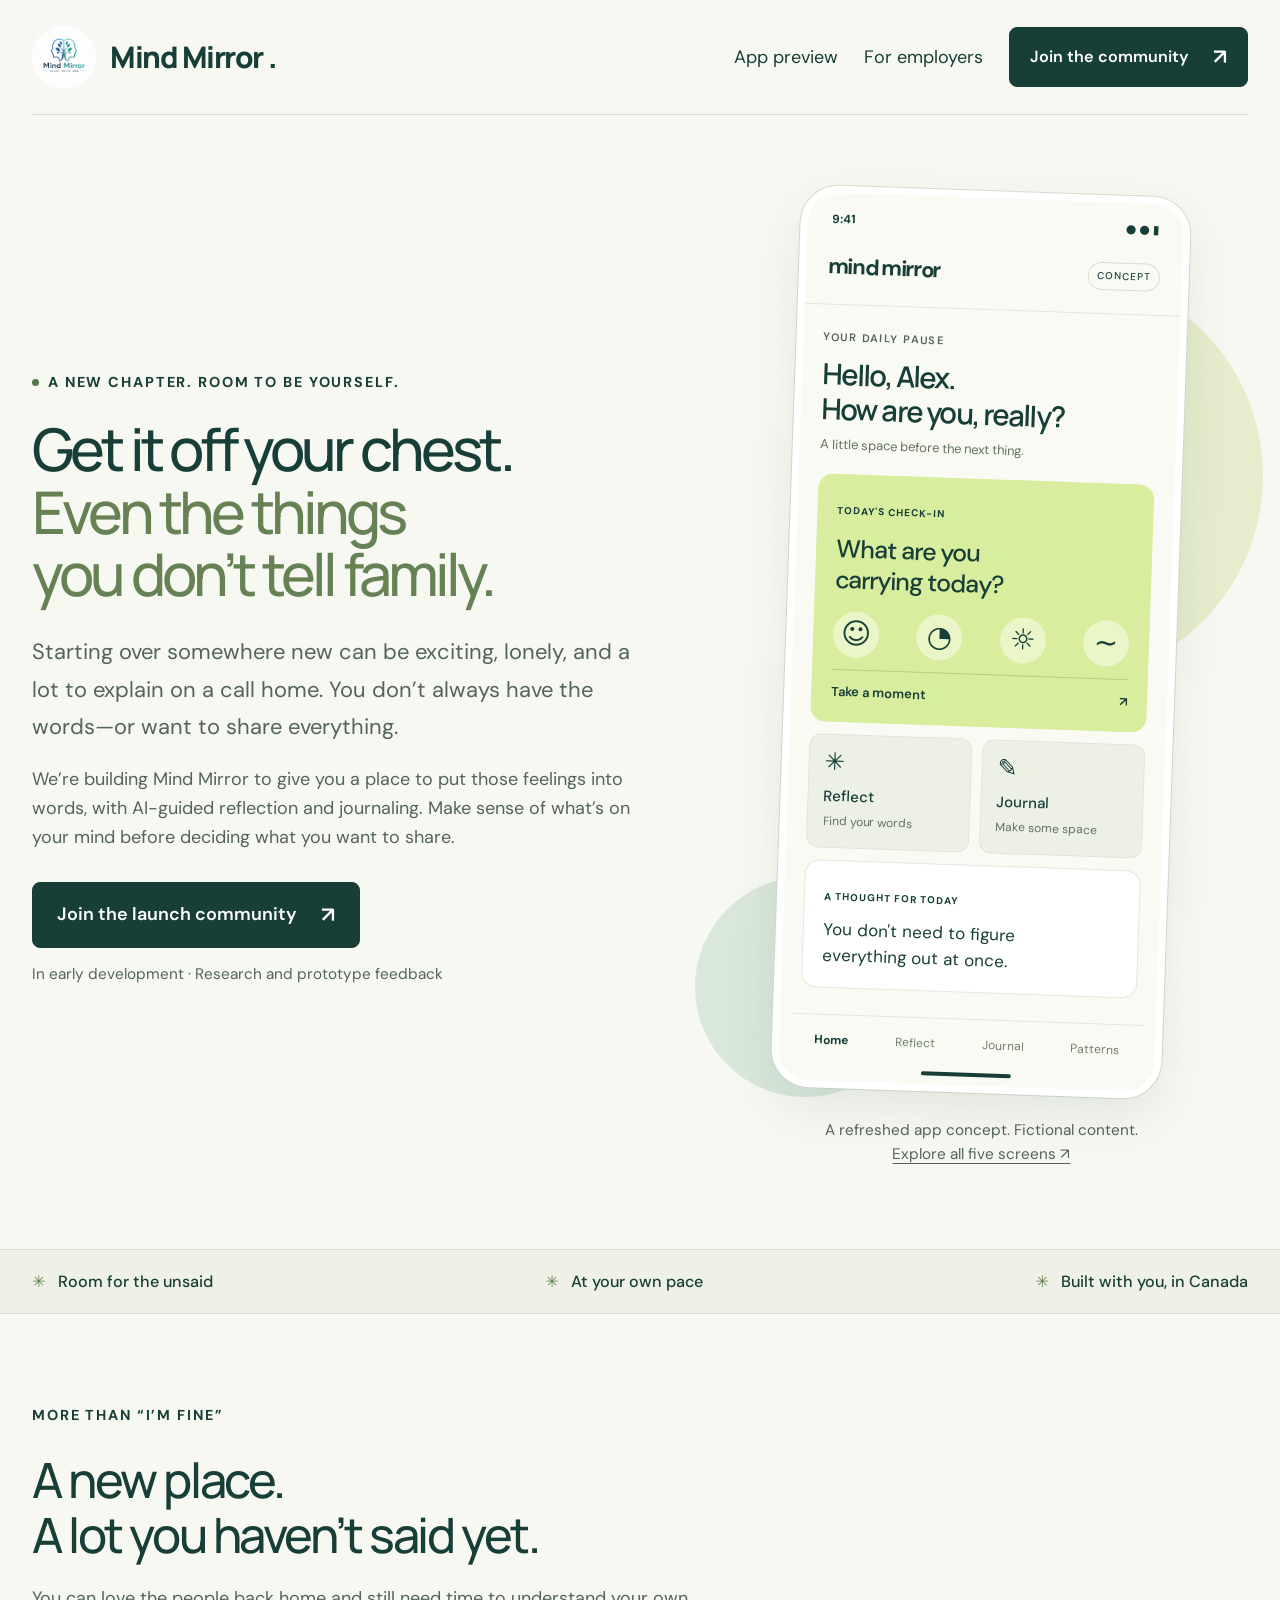
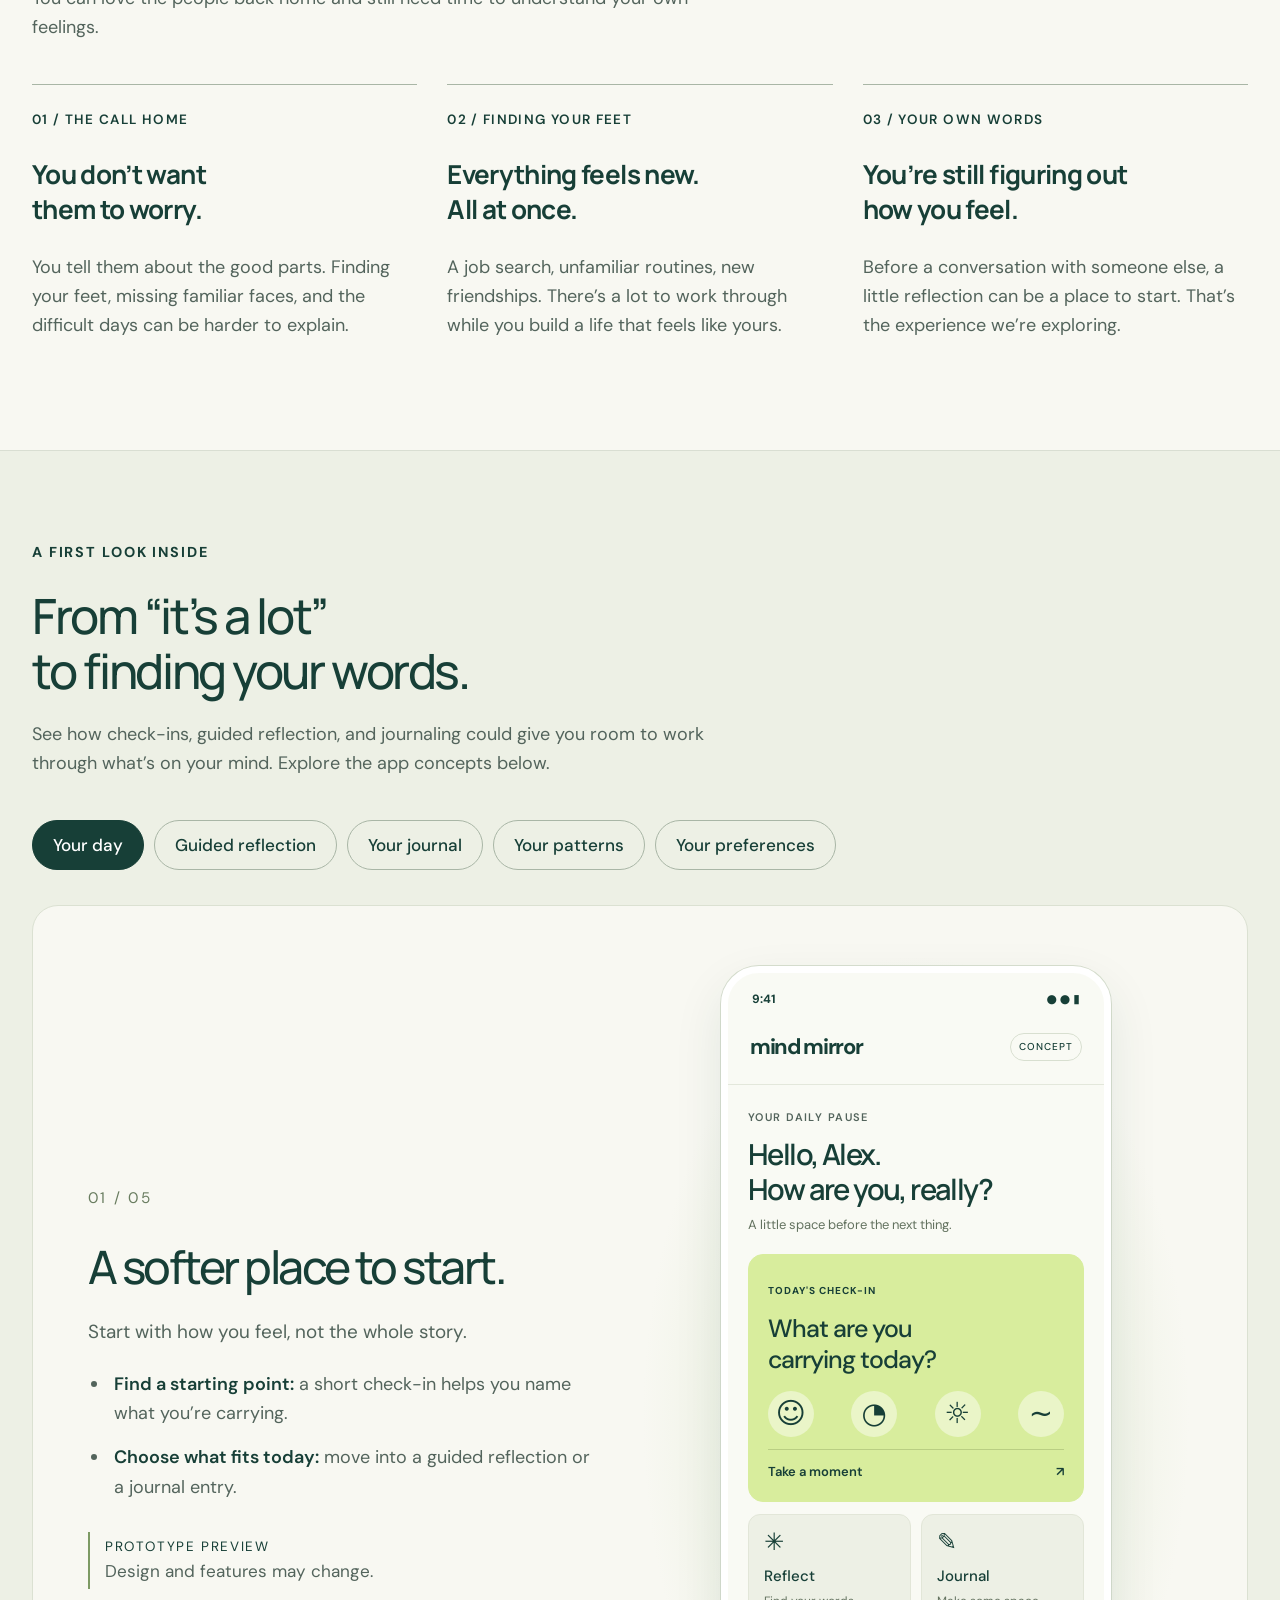
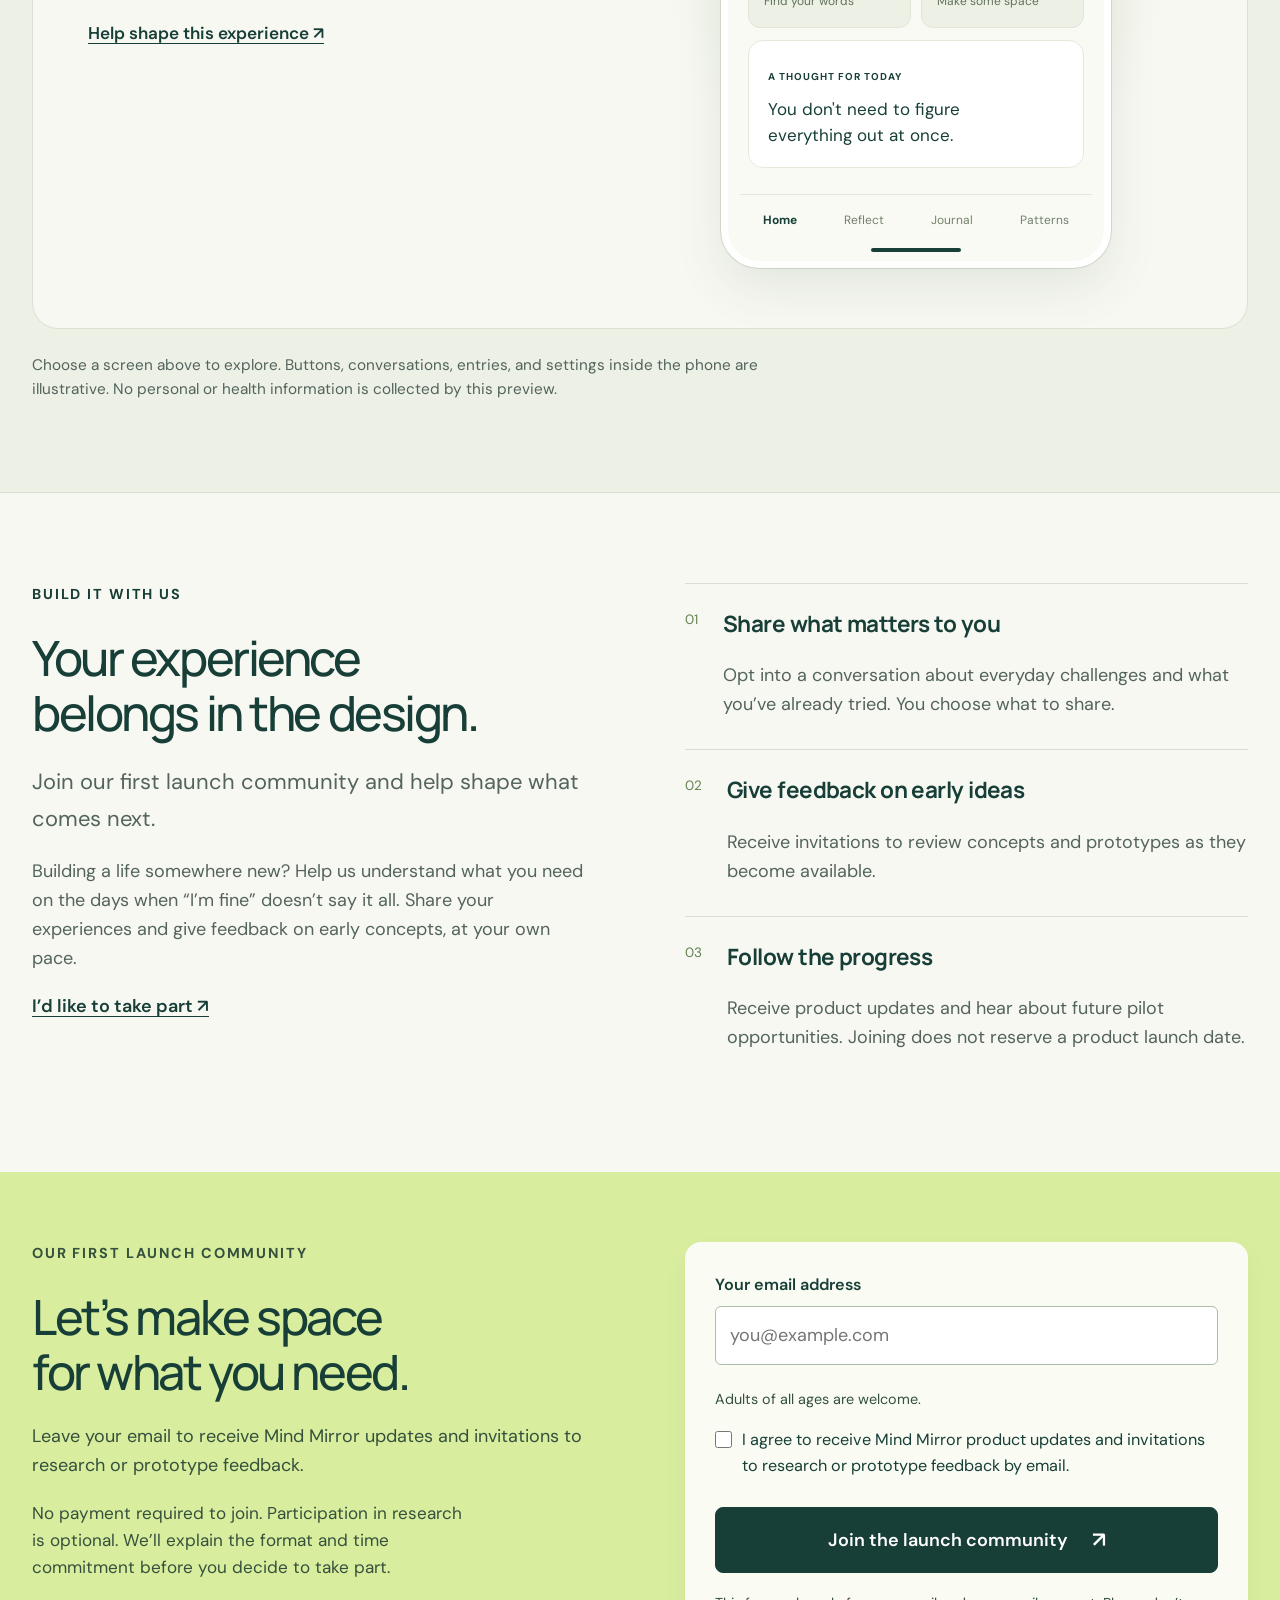
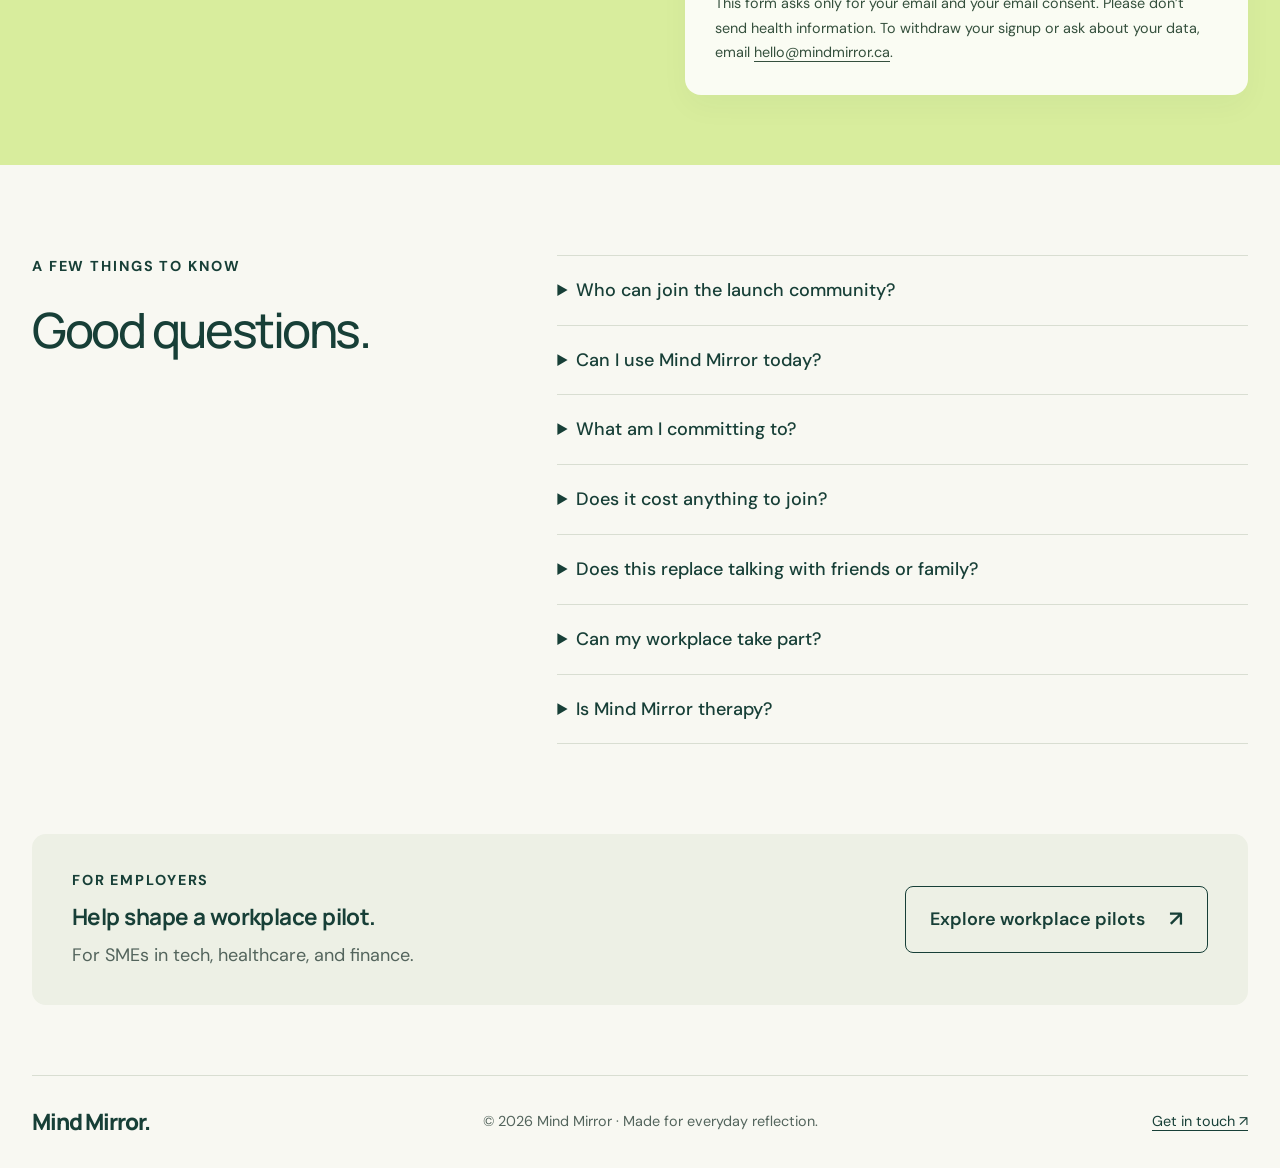
<file: index.html>
<!doctype html>
<html lang="en-CA">
<head>
  <meta charset="utf-8">
  <meta name="viewport" content="width=device-width, initial-scale=1">
  <title>Mind Mirror | Space for what is on your mind</title>
  <meta name="description" content="Starting over somewhere new? Help shape Mind Mirror, an AI-guided reflection companion for the things that are hard to share with family. Join our launch community.">
  <meta name="theme-color" content="#173f37">
  <link rel="icon" href="mind-mirror-logo.jpeg">
  <link rel="stylesheet" href="styles.css">
</head>
<body>
  <a class="skip" href="#main">Skip to content</a>
  <header class="nav wrap">
    <a class="brand" href="index.html"><img src="mind-mirror-logo.jpeg" alt="" width="44" height="44">Mind Mirror<span class="brand-dot">.</span></a>
    <nav aria-label="Main navigation"><a href="#app-preview">App preview</a><a href="employers.html">For employers</a><a class="button small" href="#join">Join the community <span aria-hidden="true">↗</span></a></nav>
  </header>
  <main id="main">
    <section class="hero wrap">
      <div class="hero-copy">
        <p class="eyebrow"><span class="dot"></span> A new chapter. Room to be yourself.</p>
        <h1>Get it off your chest.<br><em>Even the things<br>you don’t tell family.</em></h1>
        <p class="lead">Starting over somewhere new can be exciting, lonely, and a lot to explain on a call home. You don’t always have the words—or want to share everything.</p>
        <p>We’re building Mind Mirror to give you a place to put those feelings into words, with AI-guided reflection and journaling. Make sense of what’s on your mind before deciding what you want to share.</p>
        <a class="button" href="#join">Join the launch community <span aria-hidden="true">↗</span></a>
        <p class="micro">In early development · Research and prototype feedback</p>
      </div>
      <div class="concept-area refreshed-hero"><div class="orb orb-one"></div><div class="orb orb-two"></div><div class="app-device"><div class="app-status"><span>9:41</span><span aria-hidden="true">&#9679; &#9679; &#9646;</span></div><div class="app-brand">mind mirror<span>CONCEPT</span></div><div class="app-content"><p class="app-kicker">YOUR DAILY PAUSE</p><h3>Hello, Alex.<br>How are you, really?</h3><p class="app-sub">A little space before the next thing.</p><div class="app-card lime"><span class="app-small">TODAY'S CHECK-IN</span><h4>What are you<br>carrying today?</h4><div class="app-faces"><span>&#9786;</span><span>&#9684;</span><span>&#9788;</span><span>&#8764;</span></div><div class="app-faux-action">Take a moment <span>&#8599;</span></div></div><div class="app-twin"><div><span class="app-symbol">&#10035;</span><b>Reflect</b><small>Find your words</small></div><div><span class="app-symbol">&#9998;</span><b>Journal</b><small>Make some space</small></div></div><div class="app-card"><span class="app-small">A THOUGHT FOR TODAY</span><p class="app-quote">You don't need to figure<br>everything out at once.</p></div></div><div class="app-nav" aria-hidden="true"><span class="current">Home</span><span class="">Reflect</span><span class="">Journal</span><span class="">Patterns</span></div><div class="app-homebar"></div></div><p class="concept-caption">A refreshed app concept. Fictional content.<br><a href="#app-preview">Explore all five screens &#8599;</a></p></div>
    </section>
    <div class="strip"><div class="wrap"><span>Room for the unsaid</span><span>At your own pace</span><span>Built with you, in Canada</span></div></div>
<section class="section wrap" id="everyday">
<div class="section-heading"><p class="eyebrow">More than “I’m fine”</p><h2>A new place.<br>A lot you haven’t said yet.</h2><p>You can love the people back home and still need time to understand your own feelings.</p></div>
<div class="grid three"><article class="plain-card"><span class="number">01 / THE CALL HOME</span><h3>You don’t want<br>them to worry.</h3><p>You tell them about the good parts. Finding your feet, missing familiar faces, and the difficult days can be harder to explain.</p></article><article class="plain-card"><span class="number">02 / FINDING YOUR FEET</span><h3>Everything feels new.<br>All at once.</h3><p>A job search, unfamiliar routines, new friendships. There’s a lot to work through while you build a life that feels like yours.</p></article><article class="plain-card"><span class="number">03 / YOUR OWN WORDS</span><h3>You’re still figuring out<br>how you feel.</h3><p>Before a conversation with someone else, a little reflection can be a place to start. That’s the experience we’re exploring.</p></article></div></section>
<section class="prototype-section" id="app-preview"><div class="section wrap"><div class="section-heading"><p class="eyebrow">A first look inside</p><h2>From “it’s a lot”<br>to finding your words.</h2><p>See how check-ins, guided reflection, and journaling could give you room to work through what’s on your mind. Explore the app concepts below.</p></div><div class="preview-choices" aria-label="Choose a prototype screen"><button type="button" data-screen="home" aria-pressed="true" aria-controls="screen-home">Your day</button><button type="button" data-screen="reflect" aria-pressed="false" aria-controls="screen-reflect">Guided reflection</button><button type="button" data-screen="journal" aria-pressed="false" aria-controls="screen-journal">Your journal</button><button type="button" data-screen="patterns" aria-pressed="false" aria-controls="screen-patterns">Your patterns</button><button type="button" data-screen="preferences" aria-pressed="false" aria-controls="screen-preferences">Your preferences</button></div><div class="preview-panel" id="screen-home" ><div class="preview-story"><span class="preview-count">01 / 05</span><h3>A softer place to start.</h3><p>Start with how you feel, not the whole story.</p><ul class="benefit-list"><li><strong>Find a starting point:</strong> a short check-in helps you name what you’re carrying.</li><li><strong>Choose what fits today:</strong> move into a guided reflection or a journal entry.</li></ul><div class="preview-note">PROTOTYPE PREVIEW<br><span>Design and features may change.</span></div><a class="text-link" href="#join">Help shape this experience &#8599;</a></div><div class="preview-stage"><div class="app-device"><div class="app-status"><span>9:41</span><span aria-hidden="true">&#9679; &#9679; &#9646;</span></div><div class="app-brand">mind mirror<span>CONCEPT</span></div><div class="app-content"><p class="app-kicker">YOUR DAILY PAUSE</p><h3>Hello, Alex.<br>How are you, really?</h3><p class="app-sub">A little space before the next thing.</p><div class="app-card lime"><span class="app-small">TODAY'S CHECK-IN</span><h4>What are you<br>carrying today?</h4><div class="app-faces"><span>&#9786;</span><span>&#9684;</span><span>&#9788;</span><span>&#8764;</span></div><div class="app-faux-action">Take a moment <span>&#8599;</span></div></div><div class="app-twin"><div><span class="app-symbol">&#10035;</span><b>Reflect</b><small>Find your words</small></div><div><span class="app-symbol">&#9998;</span><b>Journal</b><small>Make some space</small></div></div><div class="app-card"><span class="app-small">A THOUGHT FOR TODAY</span><p class="app-quote">You don't need to figure<br>everything out at once.</p></div></div><div class="app-nav" aria-hidden="true"><span class="current">Home</span><span class="">Reflect</span><span class="">Journal</span><span class="">Patterns</span></div><div class="app-homebar"></div></div></div></div><div class="preview-panel" id="screen-reflect" hidden><div class="preview-story"><span class="preview-count">02 / 05</span><h3>Find the words.<br>At your own pace.</h3><p>Put the hard-to-share thoughts into words.</p><ul class="benefit-list"><li><strong>Start without a perfect explanation:</strong> simple prompts help you begin.</li><li><strong>Work through one thought at a time:</strong> the proposed AI-guided conversation offers a question to reflect on.</li></ul><div class="preview-note">PROTOTYPE PREVIEW<br><span>Design and features may change.</span></div><a class="text-link" href="#join">Help shape this experience &#8599;</a></div><div class="preview-stage"><div class="app-device"><div class="app-status"><span>9:41</span><span aria-hidden="true">&#9679; &#9679; &#9646;</span></div><div class="app-brand">mind mirror<span>CONCEPT</span></div><div class="app-content"><p class="app-kicker">GUIDED REFLECTION</p><h3>Start where you are.</h3><p class="app-sub">One thought at a time.</p><div class="app-chat-label">ILLUSTRATIVE CONVERSATION</div><div class="app-bubble mine">Mum asked how I am. I said fine, but I really miss home.</div><div class="app-bubble">What do you wish you could put into words about today?</div><div class="app-bubble mine">I'm excited to be here, but I haven't found my people yet.</div><div class="app-bubble">What is one small moment that helped this place feel more familiar?</div><div class="app-input-example">Your reflection would go here <span>&#8593;</span></div><p class="app-footnote">Static example. No messages are collected.</p></div><div class="app-nav" aria-hidden="true"><span class="">Home</span><span class="current">Reflect</span><span class="">Journal</span><span class="">Patterns</span></div><div class="app-homebar"></div></div></div></div><div class="preview-panel" id="screen-journal" hidden><div class="preview-story"><span class="preview-count">03 / 05</span><h3>Room for the<br>unfinished thoughts.</h3><p>A place for what you left out of the call.</p><ul class="benefit-list"><li><strong>Write in your own words:</strong> capture the things you’re still making sense of.</li><li><strong>Come back when you’re ready:</strong> dated entries and mood tags help you revisit a moment.</li></ul><div class="preview-note">PROTOTYPE PREVIEW<br><span>Design and features may change.</span></div><a class="text-link" href="#join">Help shape this experience &#8599;</a></div><div class="preview-stage"><div class="app-device"><div class="app-status"><span>9:41</span><span aria-hidden="true">&#9679; &#9679; &#9646;</span></div><div class="app-brand">mind mirror<span>CONCEPT</span></div><div class="app-content"><p class="app-kicker">YOUR JOURNAL</p><h3>A little more space.</h3><p class="app-sub">Your day, in your own words.</p><div class="app-faux-action dark">A new page <span>+</span></div><div class="app-entry"><div><span>TODAY</span><span class="app-pill">A lot on my mind</span></div><h4>After the call home</h4><p>I miss the familiar things. I can be glad I came and still miss home.</p></div><div class="app-entry"><div><span>YESTERDAY</span><span class="app-pill light">A little lighter</span></div><h4>A familiar corner</h4><p>I found a cafe I like. A small part of this new place is starting to feel familiar.</p></div><div class="app-entry"><div><span>MONDAY</span><span class="app-pill light">Taking it slowly</span></div><h4>Starting small</h4><p>Today, doing one thing at a time felt like enough.</p></div><p class="app-footnote">Fictional entries for this design preview.</p></div><div class="app-nav" aria-hidden="true"><span class="">Home</span><span class="">Reflect</span><span class="current">Journal</span><span class="">Patterns</span></div><div class="app-homebar"></div></div></div></div><div class="preview-panel" id="screen-patterns" hidden><div class="preview-story"><span class="preview-count">04 / 05</span><h3>Look back<br>with curiosity.</h3><p>Notice what helps you feel more settled.</p><ul class="benefit-list"><li><strong>Look back gently:</strong> see a simple overview of your own check-ins.</li><li><strong>Find something to reflect on:</strong> prompts invite you to notice moments that felt lighter.</li></ul><div class="preview-note">PROTOTYPE PREVIEW<br><span>Design and features may change.</span></div><a class="text-link" href="#join">Help shape this experience &#8599;</a></div><div class="preview-stage"><div class="app-device"><div class="app-status"><span>9:41</span><span aria-hidden="true">&#9679; &#9679; &#9646;</span></div><div class="app-brand">mind mirror<span>CONCEPT</span></div><div class="app-content"><p class="app-kicker">YOUR PATTERNS</p><h3>A week in moments.</h3><p class="app-sub">There is room for the ups and downs.</p><div class="app-card"><div class="app-card-title"><b>Recent check-ins</b><span class="app-pill light">Sample week</span></div><div class="mood-week" aria-label="Fictional check-ins: Monday busy, Tuesday steady, Wednesday tired, Thursday lighter, Friday steady"><div><i style="--mood:52%"></i><span>M</span><small>Busy</small></div><div><i style="--mood:70%"></i><span>T</span><small>Steady</small></div><div><i style="--mood:40%"></i><span>W</span><small>Tired</small></div><div><i style="--mood:90%"></i><span>T</span><small>Lighter</small></div><div><i style="--mood:70%"></i><span>F</span><small>Steady</small></div></div><p class="app-footnote">Illustrative mood labels, not a clinical scale.</p></div><div class="app-card lime"><span class="app-small">A PROMPT TO EXPLORE</span><h4>What made space<br>for a lighter moment?</h4><p>Think about a routine, a person, or a pause you might return to.</p></div><p class="app-footnote">Fictional data. No personal analysis is performed.</p></div><div class="app-nav" aria-hidden="true"><span class="">Home</span><span class="">Reflect</span><span class="">Journal</span><span class="current">Patterns</span></div><div class="app-homebar"></div></div></div></div><div class="preview-panel" id="screen-preferences" hidden><div class="preview-story"><span class="preview-count">05 / 05</span><h3>An experience<br>that fits your day.</h3><p>Make room in a routine that is still taking shape.</p><ul class="benefit-list"><li><strong>Choose a moment that fits:</strong> reminder settings let you explore a time for reflection.</li><li><strong>Keep choices easy to find:</strong> the concept brings account preferences together.</li></ul><div class="preview-note">PROTOTYPE PREVIEW<br><span>Design and features may change.</span></div><a class="text-link" href="#join">Help shape this experience &#8599;</a></div><div class="preview-stage"><div class="app-device"><div class="app-status"><span>9:41</span><span aria-hidden="true">&#9679; &#9679; &#9646;</span></div><div class="app-brand">mind mirror<span>CONCEPT</span></div><div class="app-content"><p class="app-kicker">YOUR SPACE</p><div class="app-person"><span>A</span><div><h3>Alex</h3><p>Making room for yourself.</p></div></div><div class="app-card"><span class="app-small">YOUR RHYTHM</span><div class="app-setting"><div><b>Gentle reminders</b><small>A moment to check in</small></div><span class="app-toggle" aria-label="Illustrative enabled toggle"></span></div><div class="app-setting"><div><b>Preferred time</b><small>After the workday</small></div><span>6:00 pm</span></div><div class="app-setting"><div><b>Language</b><small>Concept setting</small></div><span>English</span></div></div><div class="app-card"><span class="app-small">YOUR ACCOUNT</span><div class="app-setting"><b>Data &amp; preferences</b><span>&#8599;</span></div><div class="app-setting"><b>Help &amp; feedback</b><span>&#8599;</span></div></div><p class="app-footnote">Example settings only. No account is created.</p></div><div class="app-nav" aria-hidden="true"><span class="current">Home</span><span class="">Reflect</span><span class="">Journal</span><span class="">Patterns</span></div><div class="app-homebar"></div></div></div></div><p class="preview-disclosure">Choose a screen above to explore. Buttons, conversations, entries, and settings inside the phone are illustrative. No personal or health information is collected by this preview.</p></div></section>
    

    <section class="section wrap community" id="community">
      <div><p class="eyebrow">Build it with us</p><h2>Your experience<br>belongs in the design.</h2><p class="lead">Join our first launch community and help shape what comes next.</p><p>Building a life somewhere new? Help us understand what you need on the days when “I’m fine” doesn’t say it all. Share your experiences and give feedback on early concepts, at your own pace.</p><a class="text-link" href="#join">I’d like to take part <span aria-hidden="true">↗</span></a></div>
      <div class="community-list">
        <article><span>01</span><div><h3>Share what matters to you</h3><p>Opt into a conversation about everyday challenges and what you’ve already tried. You choose what to share.</p></div></article>
        <article><span>02</span><div><h3>Give feedback on early ideas</h3><p>Receive invitations to review concepts and prototypes as they become available.</p></div></article>
        <article><span>03</span><div><h3>Follow the progress</h3><p>Receive product updates and hear about future pilot opportunities. Joining does not reserve a product launch date.</p></div></article>
      </div>
    </section>
    <section class="join-section" id="join"><div class="wrap join-grid">
      <div><p class="eyebrow">Our first launch community</p><h2>Let’s make space<br>for what you need.</h2><p>Leave your email to receive Mind Mirror updates and invitations to research or prototype feedback.</p><p class="join-note">No payment required to join. Participation in research is optional. We’ll explain the format and time commitment before you decide to take part.</p></div>
      <form name="early-access" id="early-access-form" method="POST" data-netlify="true" netlify-honeypot="bot-field" action="thank-you.html">
        <input type="hidden" name="form-name" value="early-access">
        <p hidden><label>Leave this empty: <input name="bot-field" tabindex="-1" autocomplete="off"></label></p>
        <label for="email">Your email address</label>
        <input id="email" name="email" type="email" autocomplete="email" placeholder="you@example.com" required maxlength="254">
        <p class="form-note">Adults of all ages are welcome.</p>
        <label class="check"><input type="checkbox" name="consent" value="updates-and-research-invitations" required><span>I agree to receive Mind Mirror product updates and invitations to research or prototype feedback by email.</span></label>
        <button class="button" type="submit">Join the launch community <span aria-hidden="true">↗</span></button>
        <p class="form-note">This form asks only for your email and your email consent. Please don’t send health information. To withdraw your signup or ask about your data, email <a href="mailto:hello@mindmirror.ca">hello@mindmirror.ca</a>.</p>
      </form>
    </div></section>
    <section class="section wrap faq" id="questions"><div><p class="eyebrow">A few things to know</p><h2>Good questions.</h2></div><div>
      <details><summary>Who can join the launch community?</summary><p>Adults across Canada are welcome. Our early research focuses on the experience of building a life somewhere new. You can join without sharing your age or immigration status.</p></details>
      <details><summary>Can I use Mind Mirror today?</summary><p>The product is in early development. This signup is for the launch community, research invitations, and updates. A public launch date has not been announced.</p></details>
      <details><summary>What am I committing to?</summary><p>You’re signing up for emails. Any research or prototype session is optional, and you’ll receive details before deciding whether to participate.</p></details>
      <details><summary>Does it cost anything to join?</summary><p>No payment is required to join the launch community. Future product and pilot pricing have not been announced.</p></details>
      <details><summary>Does this replace talking with friends or family?</summary><p>No. We’re exploring a space to reflect before, between, or alongside conversations with people you trust. You decide what you want to discuss with them.</p></details>
      <details><summary>Can my workplace take part?</summary><p>We’re also speaking with small and medium-sized employers in tech, healthcare, and finance about potential pilots. <a href="employers.html">Explore the employer page</a>.</p></details>
      <details><summary>Is Mind Mirror therapy?</summary><p>No. We’re exploring an everyday reflection and mental wellness tool. Mind Mirror is not a clinical service and does not provide diagnosis, treatment, or crisis support.</p></details>
    </div></section>
<aside class="employer-banner wrap"><div><p class="eyebrow">For employers</p><h3>Help shape a workplace pilot.</h3><p>For SMEs in tech, healthcare, and finance.</p></div><a class="button outline" href="employers.html">Explore workplace pilots <span aria-hidden="true">&#8599;</span></a></aside>
  </main>
  <footer class="wrap"><a class="brand" href="index.html">Mind Mirror.</a><p>© 2026 Mind Mirror · Made for everyday reflection.</p><a href="mailto:hello@mindmirror.ca">Get in touch ↗</a></footer>
<script>
(() => {
  const buttons = Array.from(document.querySelectorAll('[data-screen]'));
  const panels = Array.from(document.querySelectorAll('.preview-panel'));
  buttons.forEach(button => button.addEventListener('click', () => {
    buttons.forEach(item => item.setAttribute('aria-pressed', String(item === button)));
    panels.forEach(panel => { panel.hidden = panel.id !== 'screen-' + button.dataset.screen; });
  }));
})();
</script>
</body>
</html>
</file>
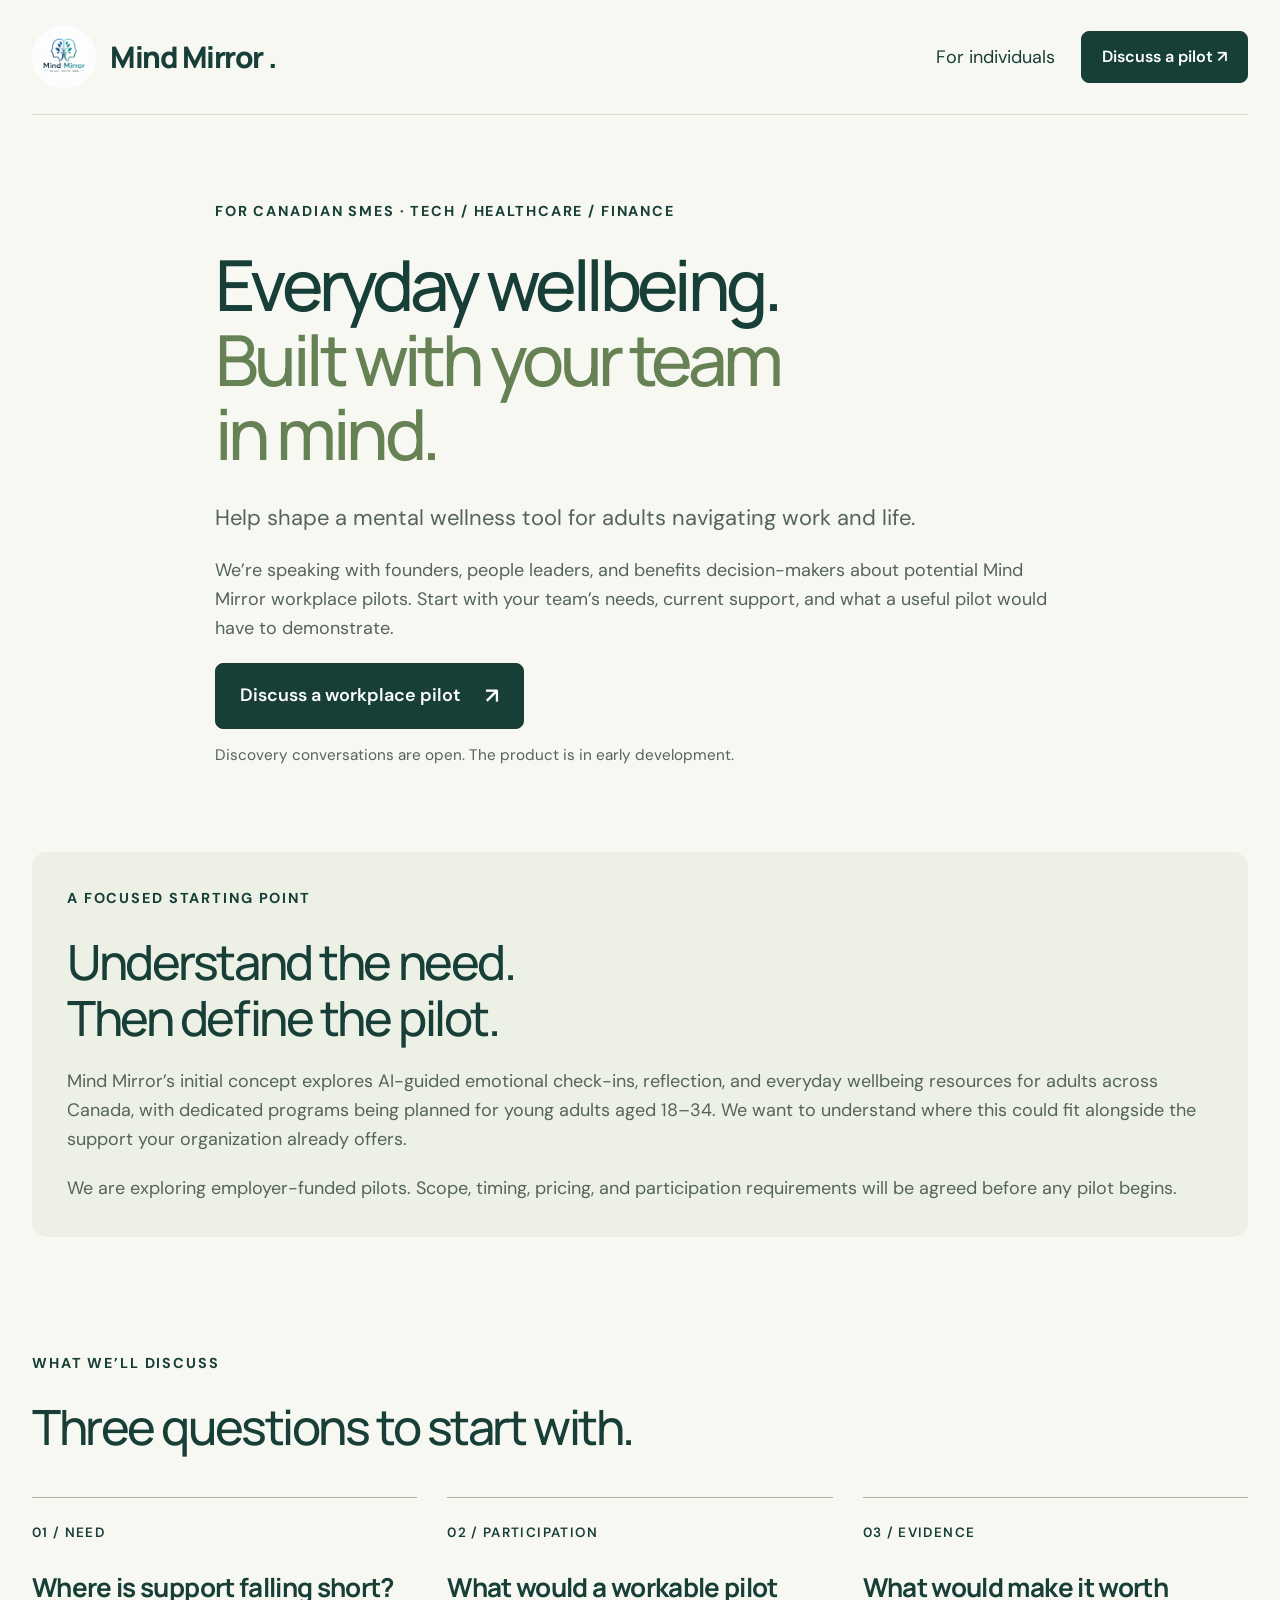
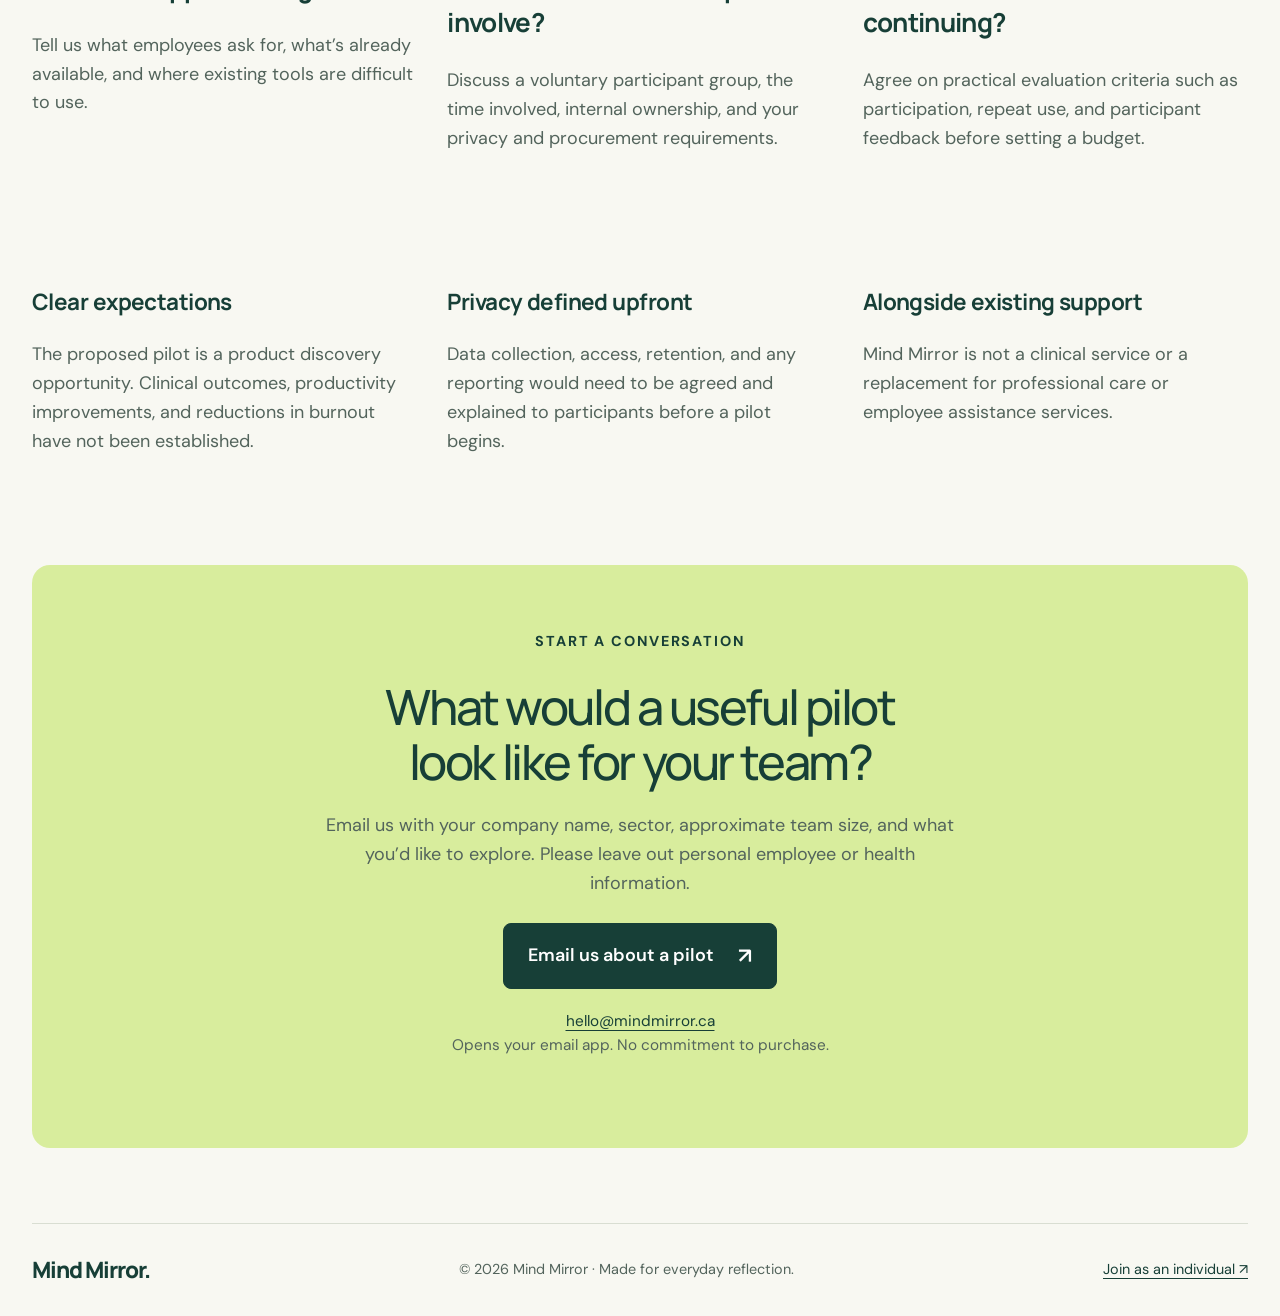
<file: employers.html>
<!doctype html>
<html lang="en-CA"><head><meta charset="utf-8"><meta name="viewport" content="width=device-width, initial-scale=1"><title>Mind Mirror for Employers | Explore a workplace pilot</title><meta name="description" content="Help shape a Mind Mirror workplace pilot for Canadian SMEs in tech, healthcare, and finance. Discuss your team's needs and potential pilot scope."><link rel="icon" href="mind-mirror-logo.jpeg"><link rel="stylesheet" href="styles.css"></head>
<body><a class="skip" href="#main">Skip to content</a>
  <header class="nav wrap"><a class="brand" href="index.html"><img src="mind-mirror-logo.jpeg" alt="" width="44" height="44">Mind Mirror<span class="brand-dot">.</span></a><nav aria-label="Main navigation"><a href="index.html">For individuals</a><a class="button small" href="#pilot">Discuss a pilot ↗</a></nav></header>
  <main id="main">
    <section class="employer-hero wrap"><p class="eyebrow">For Canadian SMEs · Tech / Healthcare / Finance</p><h1>Everyday wellbeing.<br><em>Built with your team<br>in mind.</em></h1><p class="lead">Help shape a mental wellness tool for adults navigating work and life.</p><p>We’re speaking with founders, people leaders, and benefits decision-makers about potential Mind Mirror workplace pilots. Start with your team’s needs, current support, and what a useful pilot would have to demonstrate.</p><a class="button" href="#pilot">Discuss a workplace pilot <span aria-hidden="true">↗</span></a><p class="micro">Discovery conversations are open. The product is in early development.</p></section>
    <section class="section wrap compact"><div class="pilot-panel"><p class="eyebrow">A focused starting point</p><h2>Understand the need.<br>Then define the pilot.</h2><p>Mind Mirror’s initial concept explores AI-guided emotional check-ins, reflection, and everyday wellbeing resources for adults across Canada, with dedicated programs being planned for young adults aged 18–34. We want to understand where this could fit alongside the support your organization already offers.</p><p>We are exploring employer-funded pilots. Scope, timing, pricing, and participation requirements will be agreed before any pilot begins.</p></div></section>
    <section class="section wrap compact"><div class="section-heading"><p class="eyebrow">What we’ll discuss</p><h2>Three questions to start with.</h2></div><div class="grid three"><article class="plain-card"><span class="number">01 / NEED</span><h3>Where is support falling short?</h3><p>Tell us what employees ask for, what’s already available, and where existing tools are difficult to use.</p></article><article class="plain-card"><span class="number">02 / PARTICIPATION</span><h3>What would a workable pilot involve?</h3><p>Discuss a voluntary participant group, the time involved, internal ownership, and your privacy and procurement requirements.</p></article><article class="plain-card"><span class="number">03 / EVIDENCE</span><h3>What would make it worth continuing?</h3><p>Agree on practical evaluation criteria such as participation, repeat use, and participant feedback before setting a budget.</p></article></div></section>
    <section class="section wrap compact"><div class="grid three"><article><h3>Clear expectations</h3><p>The proposed pilot is a product discovery opportunity. Clinical outcomes, productivity improvements, and reductions in burnout have not been established.</p></article><article><h3>Privacy defined upfront</h3><p>Data collection, access, retention, and any reporting would need to be agreed and explained to participants before a pilot begins.</p></article><article><h3>Alongside existing support</h3><p>Mind Mirror is not a clinical service or a replacement for professional care or employee assistance services.</p></article></div></section>
    <section class="contact-panel wrap" id="pilot"><p class="eyebrow">Start a conversation</p><h2>What would a useful pilot<br>look like for your team?</h2><p>Email us with your company name, sector, approximate team size, and what you’d like to explore. Please leave out personal employee or health information.</p><a class="button" href="mailto:hello@mindmirror.ca?subject=Mind%20Mirror%20workplace%20pilot">Email us about a pilot <span aria-hidden="true">↗</span></a><a class="email" href="mailto:hello@mindmirror.ca">hello@mindmirror.ca</a><p class="micro">Opens your email app. No commitment to purchase.</p></section>
  </main><footer class="wrap"><a class="brand" href="index.html">Mind Mirror.</a><p>© 2026 Mind Mirror · Made for everyday reflection.</p><a href="index.html#join">Join as an individual ↗</a></footer>
</body></html>
</file>
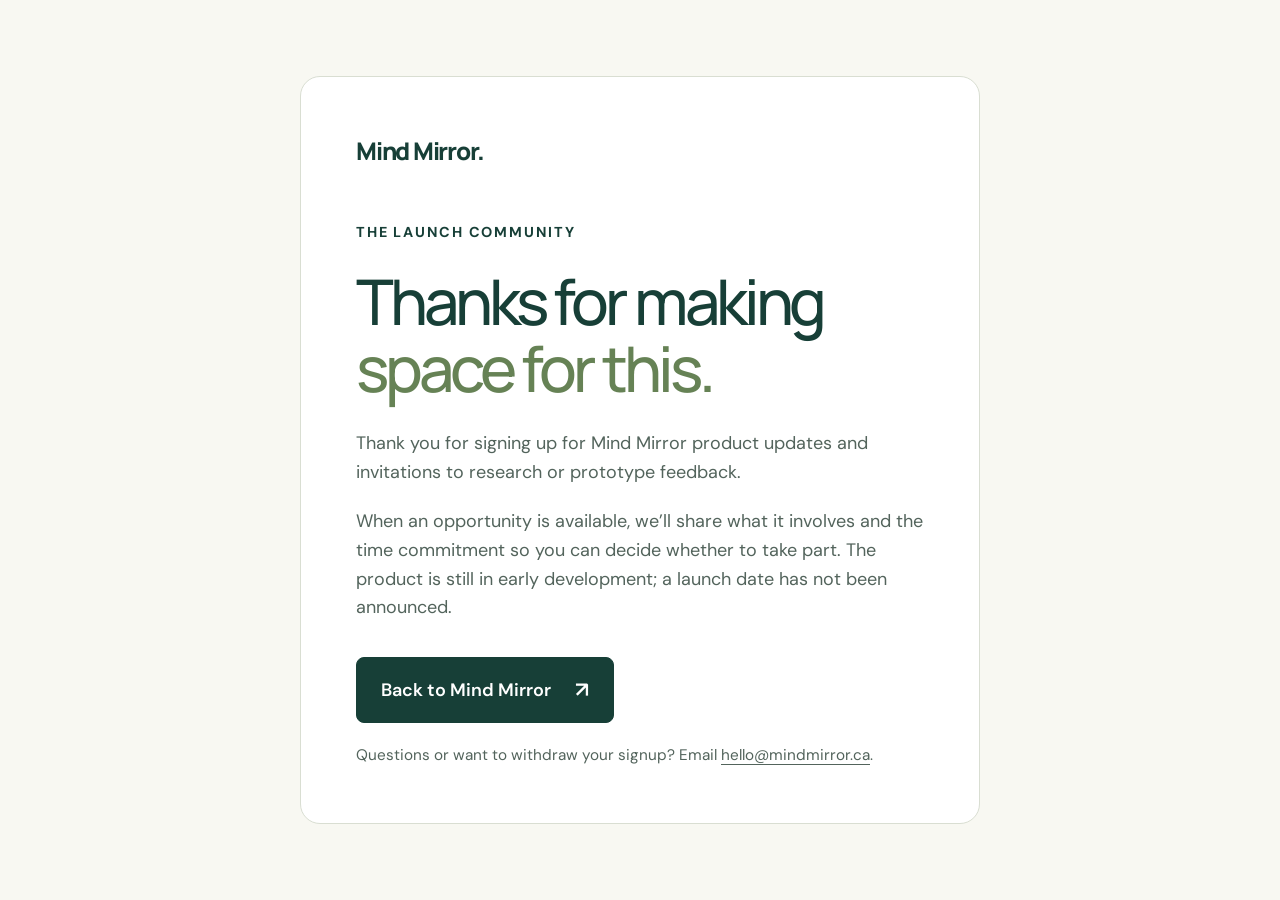
<file: thank-you.html>
<!doctype html>
<html lang="en-CA"><head><meta charset="utf-8"><meta name="viewport" content="width=device-width, initial-scale=1"><meta name="robots" content="noindex"><title>Thank you | Mind Mirror</title><link rel="icon" href="mind-mirror-logo.jpeg"><link rel="stylesheet" href="styles.css"></head>
<body><main class="thank-you-page"><section class="thank-you-card"><a class="brand" href="index.html">Mind Mirror.</a><p class="eyebrow">The launch community</p><h1>Thanks for making<br><em>space for this.</em></h1><p>Thank you for signing up for Mind Mirror product updates and invitations to research or prototype feedback.</p><p>When an opportunity is available, we’ll share what it involves and the time commitment so you can decide whether to take part. The product is still in early development; a launch date has not been announced.</p><a class="button" href="index.html">Back to Mind Mirror <span aria-hidden="true">↗</span></a><p class="micro">Questions or want to withdraw your signup? Email <a href="mailto:hello@mindmirror.ca">hello@mindmirror.ca</a>.</p></section></main></body></html>
</file>
<file: styles.css>
@import url('https://fonts.googleapis.com/css2?family=DM+Sans:wght@400;500;600;700&family=Manrope:wght@400;500;600;700;800&display=swap');
:root{--paper:#f8f8f2;--ink:#173f37;--text:#53645c;--accent:#d8ed9d;--line:#d9ded2;--white:#fff;--soft:#edf0e5}
*{box-sizing:border-box}html{scroll-behavior:smooth;scroll-padding-top:24px}body{margin:0;background:var(--paper);color:var(--ink);font-family:'DM Sans',system-ui,sans-serif;font-size:16px;line-height:1.6}a{color:inherit;text-underline-offset:4px}img{max-width:100%}.wrap{width:min(1160px,calc(100% - 64px));margin-inline:auto}h1,h2,h3,.brand{font-family:Manrope,system-ui,sans-serif}h1,h2,h3,p{margin-top:0}h1{font-size:clamp(3rem,5.9vw,5.3rem);font-weight:500;letter-spacing:-.065em;line-height:1.06;margin-bottom:28px}h1 em{font-style:normal;color:#668255}h2{font-size:clamp(2.1rem,3.8vw,3.5rem);font-weight:500;line-height:1.14;letter-spacing:-.05em;margin-bottom:22px}h3{font-size:1.25rem;line-height:1.35;letter-spacing:-.025em}p{color:var(--text);margin-bottom:20px}.eyebrow{font-size:.72rem;letter-spacing:.13em;text-transform:uppercase;font-weight:700;color:var(--ink);display:flex;align-items:center;gap:9px;margin-bottom:24px}.dot{height:7px;width:7px;background:#52794a;border-radius:50%}.lead{font-size:1.18rem;line-height:1.7}.micro{font-size:.77rem;margin:14px 0 0}.nav{display:flex;align-items:center;justify-content:space-between;gap:24px;padding-block:25px;border-bottom:1px solid var(--line)}.brand{display:flex;align-items:center;gap:10px;text-decoration:none;font-size:1.35rem;font-weight:800;letter-spacing:-.05em;white-space:nowrap}.brand img{border-radius:50%;object-fit:cover}.brand-dot{margin-left:-9px}.nav nav{display:flex;align-items:center;gap:28px;font-size:.85rem}.nav nav a{text-decoration:none}.button{display:inline-flex;align-items:center;justify-content:center;gap:24px;border:1px solid var(--ink);border-radius:8px;padding:16px 22px;background:var(--ink);color:white;font:600 .9rem 'DM Sans',system-ui,sans-serif;text-decoration:none;line-height:1.4;cursor:pointer;transition:background .15s}.button:hover{background:#29594c}.button span{font-size:1.2rem}.button.small{padding:11px 16px;font-size:.78rem}.button.outline{background:transparent;color:var(--ink)}.button.outline:hover{background:var(--soft)}a:focus-visible,button:focus-visible,input:focus-visible,summary:focus-visible{outline:3px solid #958120;outline-offset:5px}.skip{position:absolute;left:20px;top:-80px;background:white;padding:12px;z-index:10}.skip:focus{top:10px}.hero{padding-block:76px 82px;display:grid;grid-template-columns:1.15fr 1fr;gap:65px;align-items:center}.hero-copy>p:not(.eyebrow){max-width:510px}.hero-copy>.button{margin-top:10px}.concept-area{position:relative;padding:30px 20px 0}.orb{position:absolute;border-radius:50%;z-index:-1}.orb-one{background:#e6edcc;width:350px;height:350px;top:0;right:-15px}.orb-two{background:#dae8db;width:220px;height:220px;bottom:70px;left:-20px}.concept-card{background:#fff;border:1px solid #e1e5da;border-radius:23px;max-width:390px;margin:auto;padding:30px;box-shadow:0 20px 55px #173f3710;transform:rotate(2deg)}.concept-top{display:flex;align-items:center;justify-content:space-between;margin-bottom:42px}.mini-brand{font-size:1.7rem;font-weight:700;letter-spacing:-.15em}.mini-brand span{color:#779c59}.tag{font-size:.55rem;letter-spacing:.1em;border:1px solid var(--line);border-radius:30px;padding:5px 9px}.concept-card .eyebrow{font-size:.62rem;margin-bottom:12px}.concept-card h2{font-size:2rem;line-height:1.2}.concept-card>p{font-size:.86rem}.mood-chips{display:flex;flex-wrap:wrap;gap:7px;margin:25px 0}.mood-chips span{font-size:.7rem;border:1px solid var(--line);border-radius:30px;padding:7px 11px}.mood-chips .selected{background:var(--accent);border-color:var(--accent)}.reflection{padding:18px;background:#f5f6f0;border-radius:12px}.spark{color:#6e8c52;font-size:1.8rem}.reflection p{font-size:.85rem;margin:5px 0}.concept-bottom{display:flex;justify-content:space-between;font-size:.7rem;margin-top:25px;padding-top:18px;border-top:1px solid var(--line)}.concept-caption{text-align:center;font-size:.7rem;margin-top:25px}.strip{border-block:1px solid var(--line);background:#eff1e6}.strip>.wrap{display:flex;justify-content:space-between;gap:16px;padding-block:19px;font-size:.78rem;font-weight:500}.strip span::before{content:'✳';padding-right:12px;color:#648251}.section{padding-block:90px}.section-heading{max-width:680px;margin-bottom:42px}.grid{display:grid;gap:30px}.three{grid-template-columns:repeat(3,1fr)}.plain-card{border-top:1px solid #a9b6a6;padding-top:24px}.number{font-size:.63rem;font-weight:600;letter-spacing:.1em;display:block;margin-bottom:26px}.plain-card h3{font-size:1.45rem}.plain-card p{font-size:.94rem}.idea-section{background:var(--ink);color:#fff}.idea-section .eyebrow{color:var(--accent)}.idea-section p{color:#d2ddd6}.step{display:inline-flex;width:40px;height:40px;align-items:center;justify-content:center;border:1px solid #739085;border-radius:50%;color:var(--accent);margin-bottom:25px}.steps article{border-top:1px solid #49675e;padding-top:24px}.steps p{font-size:.94rem}.scope-note{border-top:1px solid #49675e;padding-top:25px;font-size:.76rem;margin:30px 0 0}.community{display:grid;grid-template-columns:1fr 1fr;gap:90px}.community-list article{display:flex;gap:25px;border-top:1px solid var(--line);padding:25px 0 10px}.community-list article>span{font-size:.75rem;color:#648251}.community-list p{font-size:.9rem}.text-link{font-weight:600}.join-section{background:var(--accent);padding:70px 0}.join-grid{display:grid;grid-template-columns:1fr 1fr;gap:90px;align-items:start}.join-section p{color:#35503d}.join-note{font-size:.85rem;max-width:440px}form{background:#fafcf3;padding:30px;border-radius:16px;box-shadow:0 12px 30px #173f3709}form>label{display:block;font-size:.82rem;font-weight:600}input[type=email]{display:block;width:100%;min-width:0;margin:8px 0 22px;border:1px solid #aebda7;background:white;padding:14px;border-radius:6px;font:inherit;color:var(--ink)}.check{display:flex;align-items:flex-start;gap:10px;margin:16px 0;font-weight:400;font-size:.8rem}.check input{flex:none;width:17px;height:17px;margin:4px 0 0;accent-color:var(--ink)}form .button{width:100%;margin-top:12px}.form-note{font-size:.7rem;line-height:1.7;margin:18px 0 0;overflow-wrap:anywhere}.faq{display:grid;grid-template-columns:.8fr 1.2fr;gap:65px}details{border-top:1px solid var(--line);padding:20px 0}details:last-child{border-bottom:1px solid var(--line)}summary{cursor:pointer;font-weight:500;font-size:1rem}details p{font-size:.9rem;margin:16px 0 0}.employer-banner{display:flex;align-items:center;justify-content:space-between;gap:25px;background:var(--soft);padding:35px 40px;border-radius:14px;margin-bottom:70px}.employer-banner .eyebrow{margin-bottom:10px}.employer-banner p{margin-bottom:0}.employer-banner h3{margin-bottom:8px}footer{display:flex;justify-content:space-between;align-items:center;gap:25px;border-top:1px solid var(--line);padding-block:28px}footer p,footer>a:last-child{font-size:.7rem;margin:0}footer .brand{font-size:1rem}.employer-hero{max-width:850px;padding-block:85px 60px}.employer-hero h1{font-size:clamp(3rem,5.5vw,5rem)}.pilot-panel{background:var(--soft);padding:35px;border-radius:15px}.pilot-panel p:last-child{margin-bottom:0}.compact{padding-top:25px}.contact-panel{text-align:center;padding:65px 30px;background:var(--accent);border-radius:18px;margin-bottom:75px}.contact-panel .eyebrow{justify-content:center}.contact-panel p{max-width:650px;margin:0 auto 25px}.contact-panel .email{display:block;margin-top:20px;font-size:.85rem}.thank-you-page{min-height:100vh;display:grid;place-items:center;padding:25px}.thank-you-card{width:min(680px,100%);padding:55px;background:#fff;border:1px solid var(--line);border-radius:20px}.thank-you-card h1{font-size:3.5rem}.thank-you-card .brand{margin-bottom:50px}.thank-you-card .button{margin-top:15px}.thank-you-card .micro{margin-top:20px}
@media(min-width:1400px){.hero{padding-block:100px}}
@media(max-width:900px){.wrap{width:calc(100% - 40px)}.hero{gap:25px}.concept-area{padding:15px 0 0}.concept-card{padding:24px}.orb-one{width:280px;height:280px;right:0}.community,.join-grid{gap:40px}.nav nav{gap:16px}.nav nav>a:first-child{display:none}.faq{gap:35px}.three{gap:22px}}
@media(max-width:680px){.nav{gap:12px;padding-block:18px;align-items:flex-start}.brand{font-size:1.08rem;gap:7px}.brand img{width:32px;height:32px}.brand-dot{margin-left:-6px}.nav nav{flex-direction:column;align-items:flex-end;gap:10px;font-size:.75rem}.nav .button.small{padding:8px 10px;font-size:.68rem;gap:8px}.hero{grid-template-columns:1fr;padding-block:45px;gap:30px}h1{font-size:clamp(2.8rem,11.3vw,4rem)}.hero-copy .eyebrow{font-size:.63rem}.hero-copy>.button{width:100%}.concept-area{max-width:410px;width:100%;margin:auto;padding:15px 12px 0}.concept-card{transform:none}.strip>.wrap{flex-direction:column;gap:8px;font-size:.75rem}.section{padding-block:55px}.three,.community,.join-grid,.faq{grid-template-columns:1fr}.section-heading{margin-bottom:28px}.plain-card{padding-top:20px}.number{margin-bottom:18px}.plain-card h3 br{display:none}.community{gap:25px}.join-section{padding-block:50px}.join-grid{gap:25px}form{padding:24px}.faq{gap:15px}.employer-banner{padding:25px;align-items:flex-start;flex-direction:column;margin-bottom:45px}.employer-banner .button{width:100%}footer{flex-wrap:wrap;gap:15px}footer p{flex-basis:100%;order:3}.employer-hero{padding-block:50px 35px}.pilot-panel{padding:25px}.contact-panel{padding:40px 24px;margin-bottom:45px}.thank-you-card{padding:30px}.thank-you-card h1{font-size:2.7rem}.thank-you-card .brand{margin-bottom:30px}}
@media(prefers-reduced-motion:reduce){html{scroll-behavior:auto}*{transition:none!important}}

/* Refreshed app concepts: native HTML/CSS, no user data collection. */
[hidden]{display:none!important}.prototype-section{background:#edf0e5;border-block:1px solid var(--line)}.prototype-section .section-heading{max-width:740px}.preview-choices{display:flex;flex-wrap:wrap;gap:10px;margin-bottom:35px}.preview-choices button{font:500 .85rem 'DM Sans',system-ui,sans-serif;color:var(--ink);background:transparent;border:1px solid #a9b6a6;padding:12px 19px;border-radius:30px;cursor:pointer}.preview-choices button[aria-pressed=true]{background:var(--ink);border-color:var(--ink);color:white}.preview-choices button:hover{box-shadow:0 0 0 2px #a9b6a6}.preview-panel{display:grid;grid-template-columns:1fr 1fr;align-items:center;gap:60px;padding:45px 65px;background:#f8f8f2;border:1px solid #dbe1d2;border-radius:26px}.preview-count{display:block;font-size:.75rem;letter-spacing:.15em;color:#687c5f;margin-bottom:30px}.preview-story>h3{font-size:clamp(2rem,3.6vw,3.2rem);font-weight:500;letter-spacing:-.055em;line-height:1.16;margin-bottom:24px}.preview-story>p{font-size:1rem;max-width:390px}.preview-note{font-size:.65rem;letter-spacing:.12em;border-left:2px solid #7d9a64;padding:4px 0 4px 15px;margin:30px 0}.preview-note span{font-size:.78rem;letter-spacing:0;color:var(--text)}.preview-story .text-link{font-size:.85rem}.preview-stage{padding:15px;background:radial-gradient(ellipse at center,#dce7cc,transparent 70%);min-width:0}.preview-disclosure{font-size:.76rem;max-width:800px;margin:24px 0 0}.app-device{width:320px;max-width:100%;margin:auto;background:#f9faf4;border:7px solid #fff;border-radius:38px;box-shadow:0 20px 50px #173f3718,0 0 0 1px #d8dfd0;overflow:hidden;color:#173f37;font-family:'DM Sans',system-ui,sans-serif}.app-status{display:flex;justify-content:space-between;padding:14px 22px 10px;font-size:10px;font-weight:700}.app-brand{display:flex;justify-content:space-between;align-items:center;font-size:16px;font-weight:700;letter-spacing:-.06em;padding:5px 19px 18px;border-bottom:1px solid #e3e7db}.app-brand>span{font-size:7px;letter-spacing:.1em;font-weight:500;border:1px solid #d8dfd0;border-radius:20px;padding:4px 7px}.app-content{padding:22px 18px 10px;min-height:462px}.app-content h3{font-family:Manrope,system-ui,sans-serif;font-size:24px;line-height:1.2;letter-spacing:-.055em;font-weight:600;margin:0 0 8px}.app-kicker{font-size:8px;letter-spacing:.13em;font-weight:600;margin:0 0 10px}.app-sub{font-size:10px;margin:0 0 19px;color:#63725f}.app-card{background:white;border:1px solid #e5e9dd;border-radius:15px;padding:16px;margin:12px 0}.app-card.lime{background:#d8ed9d;border-color:#d8ed9d}.app-small{font-size:7px;letter-spacing:.1em;font-weight:700}.app-card h4{font-size:20px;line-height:1.25;letter-spacing:-.04em;font-weight:500;margin:10px 0}.app-faces{display:flex;justify-content:space-between;padding:5px 0 12px;font-size:25px;line-height:1}.app-faces span{width:39px;height:39px;display:grid;place-items:center;background:#ffffff70;border-radius:50%}.app-faux-action{display:flex;justify-content:space-between;align-items:center;font-size:10px;font-weight:600;border-top:1px solid #b9ce83;padding:12px 0 0}.app-faux-action.dark{background:#173f37;color:white;padding:12px 15px;border-radius:9px;margin-bottom:16px}.app-twin{display:grid;grid-template-columns:1fr 1fr;gap:10px;margin:12px 0}.app-twin>div{background:#edf0e5;border:1px solid #e2e6d8;border-radius:12px;padding:12px}.app-twin b,.app-twin small{display:block}.app-twin b{font-size:11px;font-weight:500}.app-twin small{font-size:8px;color:#63725f;margin-top:4px}.app-symbol{font-size:20px;line-height:1;display:block;margin-bottom:10px}.app-card .app-quote{font-size:13px;color:#173f37;line-height:1.5;margin:9px 0 0}.app-nav{display:flex;justify-content:space-around;font-size:8px;border-top:1px solid #e3e7db;margin:0 12px;padding:14px 0 8px;color:#71806a}.app-nav .current{color:#173f37;font-weight:700}.app-homebar{width:90px;height:4px;background:#173f37;border-radius:6px;margin:7px auto 9px}.app-chat-label{font-size:6px;letter-spacing:.12em;text-align:center;color:#687c5f;margin:20px 0}.app-bubble{font-size:11px;line-height:1.6;padding:12px;background:#edf0e5;border-radius:13px 13px 13px 3px;max-width:90%;margin:12px 0}.app-bubble.mine{margin-left:auto;background:#d8ed9d;border-radius:13px 13px 3px 13px}.app-input-example{display:flex;justify-content:space-between;border:1px solid #dde3d4;border-radius:25px;padding:12px;font-size:8px;color:#64735f;margin-top:22px}.app-input-example span{color:#173f37}.app-footnote{font-size:8px!important;line-height:1.5!important;color:#65745e!important;margin:12px 0 0!important}.app-entry{background:white;border:1px solid #e5e9dd;padding:14px;border-radius:13px;margin:12px 0}.app-entry>div{display:flex;justify-content:space-between;align-items:center;font-size:7px}.app-pill{display:inline-block;padding:4px 7px;background:#f1e9d3;border-radius:20px;font-size:7px;white-space:nowrap}.app-pill.light{background:#e8efd9}.app-entry h4{font-size:13px;font-weight:500;margin:12px 0 6px}.app-entry p{font-size:10px;line-height:1.6;margin:0}.app-card-title{display:flex;justify-content:space-between;align-items:center}.app-card-title b{font-size:10px;font-weight:500}.mood-week{height:160px;display:flex;gap:10px;align-items:end;padding-top:16px}.mood-week>div{height:100%;flex:1;display:flex;flex-direction:column;align-items:center;justify-content:end}.mood-week i{display:block;width:18px;height:var(--mood);border-radius:20px;background:#b1c792;min-height:15px}.mood-week>div:nth-child(4) i{background:#55794e}.mood-week span{font-size:9px;margin-top:10px}.mood-week small{font-size:6px;color:#66755f}.app-card>p{font-size:10px;line-height:1.6;margin-bottom:0}.app-person{display:flex;align-items:center;gap:13px;margin:16px 0 24px}.app-person>span{display:grid;place-items:center;width:49px;height:49px;border-radius:50%;background:#d8ed9d;font-size:23px}.app-person h3{font-size:22px;margin:0}.app-person p{font-size:9px;margin:4px 0 0}.app-setting{display:flex;justify-content:space-between;align-items:center;gap:8px;padding:17px 0;border-bottom:1px solid #e5e9dd;font-size:9px}.app-setting:last-child{border:0;padding-bottom:4px}.app-setting b{font-weight:500}.app-setting small{display:block;font-size:8px;color:#65745e;margin-top:3px}.app-toggle{width:28px;height:16px;background:#55794e;border-radius:20px;position:relative}.app-toggle:after{content:'';width:12px;height:12px;border-radius:50%;background:white;position:absolute;right:2px;top:2px}.refreshed-hero{padding-top:0}.refreshed-hero .app-device{transform:rotate(2deg)}.refreshed-hero .orb-one{width:370px;height:370px;top:80px}.refreshed-hero .concept-caption{margin-bottom:0}
@media(max-width:900px){.preview-panel{gap:25px;padding:30px}.refreshed-hero .orb-one{width:280px;height:280px}.hero{grid-template-columns:1.1fr 1fr;gap:25px}.preview-stage{padding:5px}}
@media(max-width:680px){.hero{grid-template-columns:1fr}.refreshed-hero .app-device{transform:none}.preview-panel{grid-template-columns:1fr;padding:25px 16px;gap:20px}.preview-story{padding:0 6px}.preview-story>h3{font-size:2rem}.preview-count{margin-bottom:16px}.preview-story>p{font-size:.9rem}.preview-note{margin:20px 0}.preview-choices{gap:8px}.preview-choices button{padding:10px 13px;font-size:.75rem}.preview-stage{padding:5px 0}.app-device{width:306px}.app-content{padding-inline:14px}.app-content h3{font-size:23px}.app-card{padding:14px}.app-nav{font-size:8px}.preview-disclosure{font-size:.72rem}.refreshed-hero{padding-inline:0}}
/* Readability update: wider layout, larger branding and prototype text. */

/* Larger, more readable layout */
html{font-size:18px}
body{font-size:18px}
.wrap{width:min(1320px,calc(100% - 64px))}
.nav{gap:28px}
.nav .brand{font-size:1.65rem;gap:14px}
.nav .brand img{width:64px;height:64px;flex-shrink:0}
.nav nav{font-size:1rem;gap:26px}
.nav .button.small{font-size:.9rem;padding:14px 20px}
.button{font-size:1rem;padding:17px 24px}
.eyebrow{font-size:.8rem}
.micro{font-size:.85rem}
.hero{gap:70px;grid-template-columns:1.15fr 1fr}
.hero-copy>p:not(.eyebrow){max-width:600px}
.lead{font-size:1.22rem}
.plain-card p,.steps p,.community-list p,details p{font-size:1rem}
.number{font-size:.75rem}
.scope-note,.preview-disclosure{font-size:.85rem}
.join-note{font-size:.95rem}
form>label,.check{font-size:.9rem}
.form-note{font-size:.8rem}
.strip>.wrap{font-size:.9rem}
.preview-choices button{font-size:.95rem;padding:13px 20px}
.preview-panel{gap:50px;padding:45px 55px;grid-template-columns:1fr 1.1fr}
.preview-story>p{max-width:460px;font-size:1.05rem}
.preview-count{font-size:.85rem}
.preview-note{font-size:.75rem}
.preview-note span,.preview-story .text-link{font-size:.95rem}
.concept-caption{font-size:.85rem}
.app-device{width:390px;max-width:100%}
.app-status{font-size:12px;padding:17px 24px 12px}
.app-brand{font-size:22px;padding:8px 22px 20px}
.app-brand>span{font-size:10px;padding:5px 8px}
.app-content{padding:24px 20px 14px;min-height:530px}
.app-content h3{font-size:29px}
.app-kicker{font-size:11px}
.app-sub{font-size:13px}
.app-card{padding:19px}
.app-small{font-size:10px}
.app-card h4{font-size:25px}
.app-faces{font-size:29px}
.app-faces span{width:46px;height:46px}
.app-faux-action{font-size:13px}
.app-twin>div{padding:15px}
.app-twin b{font-size:15px}
.app-twin small{font-size:12px}
.app-symbol{font-size:24px}
.app-card .app-quote{font-size:17px}
.app-nav{font-size:12px;padding-block:16px 10px}
.app-chat-label{font-size:10px}
.app-bubble{font-size:14px;padding:15px}
.app-input-example{font-size:12px;padding:14px;gap:12px}
.app-footnote{font-size:11px!important}
.app-entry{padding:17px}
.app-entry>div{font-size:10px;gap:8px;flex-wrap:wrap}
.app-pill{font-size:10px}
.app-entry h4{font-size:17px}
.app-entry p{font-size:13px}
.app-card-title{gap:8px;flex-wrap:wrap}
.app-card-title b{font-size:14px}
.mood-week{height:185px;gap:8px}
.mood-week i{width:23px}
.mood-week span{font-size:12px}
.mood-week small{font-size:10px}
.app-card>p{font-size:14px}
.app-person>span{width:58px;height:58px;font-size:28px}
.app-person h3{font-size:27px}
.app-person p{font-size:12px}
.app-setting{font-size:13px;gap:12px}
.app-setting small{font-size:11px}
.app-toggle{flex-shrink:0}
footer .brand{font-size:1.25rem}
footer p,footer>a:last-child{font-size:.8rem}
@media(min-width:901px){.concept-area{padding-inline:15px}.refreshed-hero .orb-one{width:410px;height:410px}}
@media(max-width:1100px){.nav nav{gap:16px}.nav .brand{font-size:1.4rem}.hero{gap:35px}.preview-panel{padding:35px;gap:30px}.community,.join-grid{gap:45px}}
@media(max-width:900px){.wrap{width:calc(100% - 40px)}.nav .brand img{width:56px;height:56px}.nav nav{font-size:.9rem}.nav .button.small{font-size:.82rem;padding:12px 15px}.hero{grid-template-columns:1fr;gap:40px}.hero-copy>p:not(.eyebrow){max-width:680px}.concept-area{max-width:440px;width:100%;margin-inline:auto}.refreshed-hero .app-device{transform:none}.preview-panel{grid-template-columns:1fr;gap:25px}.preview-story>p{max-width:640px}.preview-stage{padding:10px 0}.community,.join-grid,.faq{grid-template-columns:1fr;gap:30px}.three{grid-template-columns:1fr}.strip>.wrap{flex-wrap:wrap}.employer-banner{flex-wrap:wrap}}
@media(max-width:680px){html{font-size:16px}body{font-size:17px}.wrap{width:calc(100% - 32px)}.nav{flex-wrap:wrap;align-items:center;gap:18px;padding-block:18px}.nav .brand{font-size:1.5rem;gap:10px}.nav .brand img{width:52px;height:52px}.nav nav{width:100%;flex-direction:row;justify-content:space-between;align-items:center;gap:12px;font-size:.95rem}.nav .button.small{font-size:.85rem;padding:11px 13px;gap:8px}.button{font-size:1rem}.hero{padding-block:38px}.hero-copy .eyebrow{font-size:.75rem}.hero-copy>.button{padding-inline:15px}.preview-panel{padding:24px 10px}.preview-story{padding-inline:7px}.preview-choices button{font-size:.88rem;padding:11px 14px}.preview-note span{font-size:.9rem}.app-device{width:350px;border-width:6px}.app-content{padding:20px 13px 12px;min-height:0}.app-brand{padding-inline:15px;font-size:20px}.app-content h3{font-size:27px}.app-card{padding:14px}.app-card h4{font-size:23px}.app-twin>div{padding:12px}.app-twin small{font-size:11px}.app-bubble{font-size:13px;padding:12px}.app-entry{padding:12px}.app-pill{font-size:9px}.app-setting{font-size:12px;gap:8px}.app-card-title b{font-size:12px}.mood-week{gap:5px}.mood-week small{font-size:9px}.app-nav{font-size:11px}.strip>.wrap{font-size:.85rem}.refreshed-hero{padding-inline:0}.form-note{font-size:.82rem}.concept-caption{font-size:.82rem}}

/* Benefit-led homepage copy */
.benefit-list{padding-left:1.2em;margin:22px 0 28px;color:var(--text);font-size:1rem;line-height:1.65}.benefit-list li{margin-bottom:14px;padding-left:4px}.benefit-list strong{color:var(--ink);font-weight:600}.hero h1{font-size:clamp(2.8rem,4.6vw,4.5rem)}@media(max-width:680px){.hero h1{font-size:clamp(2.5rem,10vw,3.6rem)}.benefit-list{font-size:1rem}}
</file>
